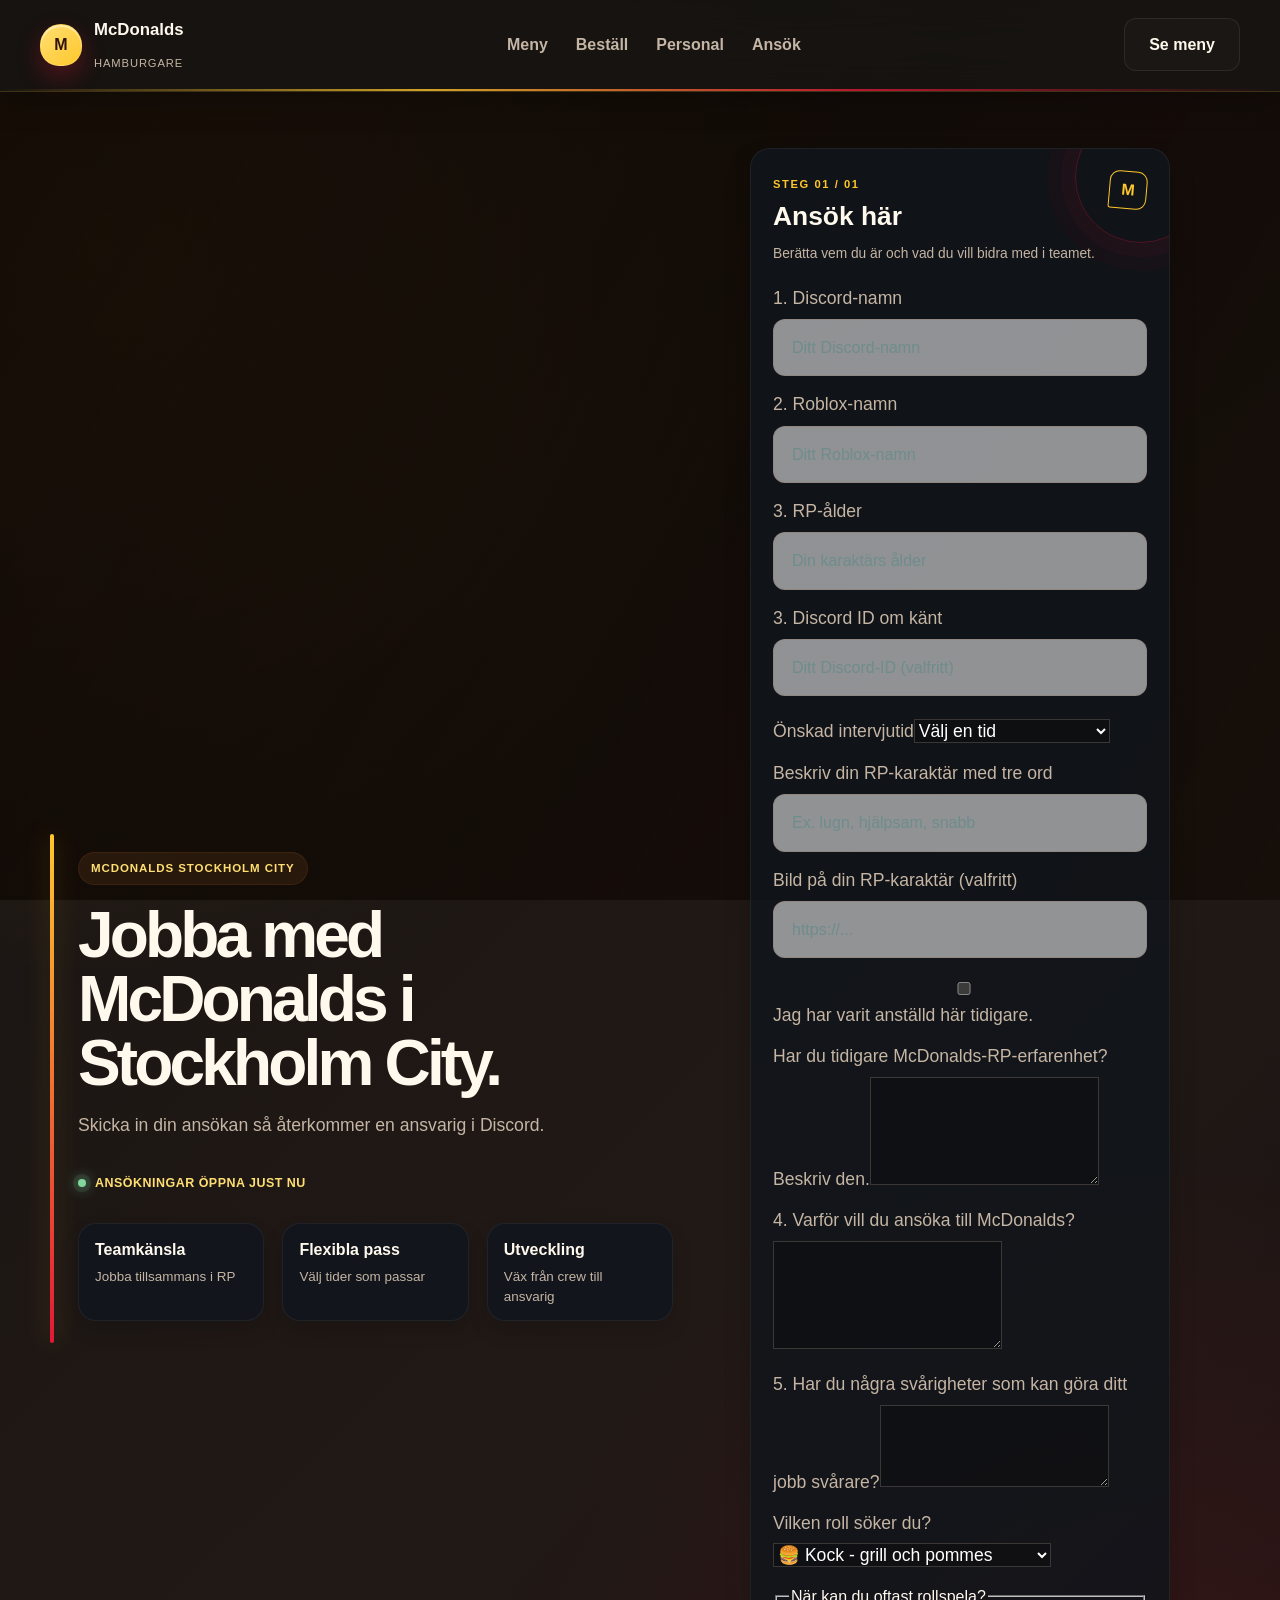
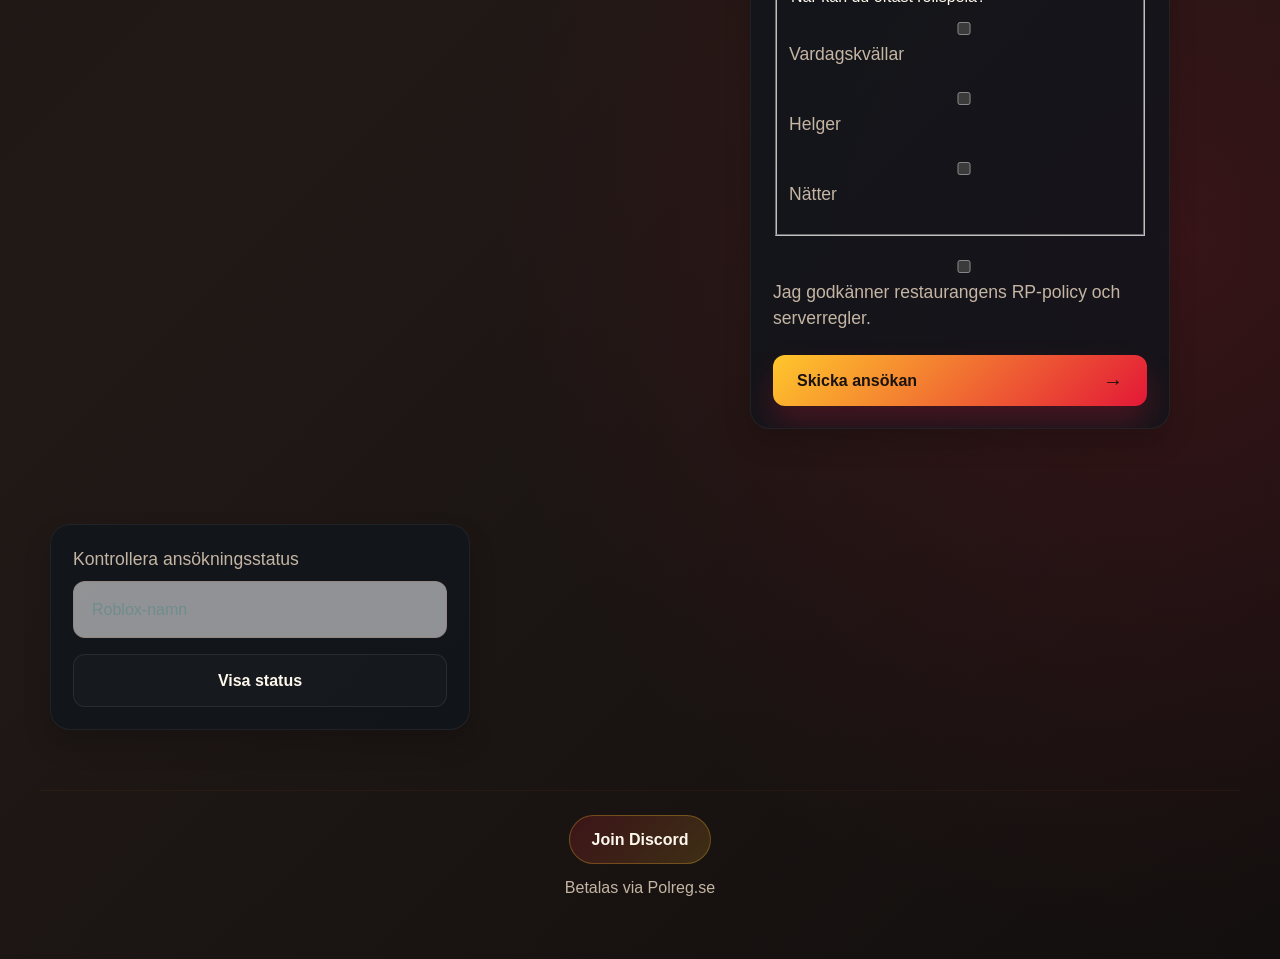
<file: apply.html>
<!DOCTYPE html>
<html lang="sv">
  <head>
    <meta charset="UTF-8" />
    <meta name="viewport" content="width=device-width, initial-scale=1.0" />
    <title>McDonalds Stockholm City | Ansök</title>
    <link rel="stylesheet" href="styles.css" />
  </head>
  <body>
    <div class="backdrop"></div>
    <header class="topbar">
      <div class="container nav-wrap">
        <a class="brand" href="index.html" aria-label="Startsida">
          <span class="brand-mark">M</span>
          <div><strong>McDonalds</strong><small>Hamburgare</small></div>
        </a>
        <nav class="main-nav">
          <a href="menu.html">Meny</a>
          <a href="menu.html#order">Beställ</a>
          <a href="staff.html">Personal</a>
          <a href="apply.html">Ansök</a>
        </nav>
        <a class="nav-button" href="menu.html">Se meny</a>
      </div>
    </header>

    <main>
      <section class="portal-shell application-layout">
        <div class="application-intro">
          <span class="eyebrow">McDonalds Stockholm City</span>
          <h1>Jobba med McDonalds i Stockholm City.</h1>
          <p>Skicka in din ansökan så återkommer en ansvarig i Discord.</p>
          <div class="application-signal"><span></span> Ansökningar öppna just nu</div>
          <div class="feature-list">
            <div><strong>Teamkänsla</strong><span>Jobba tillsammans i RP</span></div>
            <div><strong>Flexibla pass</strong><span>Välj tider som passar</span></div>
            <div><strong>Utveckling</strong><span>Väx från crew till ansvarig</span></div>
          </div>
        </div>
        <form id="applicationForm" class="login-card application-form">
          <div class="application-form-header">
            <div>
              <span class="form-kicker">Steg 01 / 01</span>
              <h2>Ansök här</h2>
            </div>
            <span class="form-mark">M</span>
          </div>
          <p class="application-form-intro">Berätta vem du är och vad du vill bidra med i teamet.</p>
          <label>1. Discord-namn<input id="appDiscord" required pattern="^.{2,32}#[0-9]{4}$|^@?[A-Za-z0-9_.-]{2,32}$" title="Skriv ett giltigt Discord-namn, till exempel namn eller namn#1234." placeholder="Ditt Discord-namn" /></label>
          <label>2. Roblox-namn<input id="appName" required placeholder="Ditt Roblox-namn" /></label>
          <label>3. RP-ålder<input id="appAge" type="number" min="13" max="100" required placeholder="Din karaktärs ålder" /></label>
          <label>3. Discord ID om känt<input id="appDiscordId" placeholder="Ditt Discord-ID (valfritt)" /></label>
          <label>Önskad intervjutid<select id="appInterviewTime" required><option value="">Välj en tid</option><option>Vardagar 18:00–19:00</option><option>Vardagar 19:00–20:00</option><option>Helger 15:00–17:00</option><option>Jag är flexibel</option></select></label>
          <label>Beskriv din RP-karaktär med tre ord<input id="appCharacter" required maxlength="80" placeholder="Ex. lugn, hjälpsam, snabb" /></label>
          <label>Bild på din RP-karaktär (valfritt)<input id="appCharacterImage" type="url" placeholder="https://..." /></label>
          <label class="checkbox-label"><input id="appPreviousEmployee" type="checkbox" /> Jag har varit anställd här tidigare.</label>
          <label>Har du tidigare McDonalds-RP-erfarenhet? Beskriv den.<textarea id="appExperience" rows="4" required></textarea></label>
          <label>4. Varför vill du ansöka till McDonalds?<textarea id="appWhy" rows="4" required></textarea></label>
          <label>5. Har du några svårigheter som kan göra ditt jobb svårare?<textarea id="appDifficulties" rows="3" required></textarea></label>
          <label>Vilken roll söker du?<select id="appRole"><option value="Kock">🍔 Kock - grill och pommes</option><option value="Kassör">🧋 Kassör - drive-thru och kassa</option><option value="Lageransvarig">📦 Lageransvarig - ingredienser</option></select></label>
          <fieldset><legend>När kan du oftast rollspela?</legend><label class="checkbox-label"><input name="appAvailability" value="Vardagskvällar" type="checkbox" /> Vardagskvällar</label><label class="checkbox-label"><input name="appAvailability" value="Helger" type="checkbox" /> Helger</label><label class="checkbox-label"><input name="appAvailability" value="Nätter" type="checkbox" /> Nätter</label></fieldset>
          <label class="checkbox-label"><input id="appPolicy" type="checkbox" required /> Jag godkänner restaurangens RP-policy och serverregler.</label>
          <button class="primary-btn full application-submit" type="submit"><span>Skicka ansökan</span><strong>→</strong></button>
          <p id="applicationStatus" class="login-status hidden" role="status"></p>
        </form>
      </section>
    </main>
    <footer class="footer"><div class="container footer-inner"><a class="discord-link" href="https://discord.gg/stockholmswedenroleplay" target="_blank" rel="noreferrer">Join Discord</a><p>Betalas via Polreg.se</p></div></footer>
    <script>
      document.getElementById('applicationForm').addEventListener('submit', (event) => {
        event.preventDefault();
        const name = document.getElementById('appName').value.trim();
        const previousApplications = JSON.parse(localStorage.getItem('applications') || '[]');
        const denied = previousApplications.find((entry) => entry.name.toLowerCase() === name.toLowerCase() && entry.status === 'Avslagen' && entry.deniedAt);
        if (denied && Date.now() - new Date(denied.deniedAt).getTime() < 7 * 24 * 60 * 60 * 1000) {
          const daysLeft = Math.ceil((7 * 24 * 60 * 60 * 1000 - (Date.now() - new Date(denied.deniedAt).getTime())) / (24 * 60 * 60 * 1000));
          const status = document.getElementById('applicationStatus');
          status.textContent = `Du kan ansöka igen om ${daysLeft} dagar.`;
          status.classList.remove('hidden');
          return;
        }
        const application = {
          name,
          rpAge: document.getElementById('appAge').value,
          discord: document.getElementById('appDiscord').value.trim(),
          discordId: document.getElementById('appDiscordId').value.trim(),
          interviewTime: document.getElementById('appInterviewTime').value,
          character: document.getElementById('appCharacter').value.trim(),
          characterImage: document.getElementById('appCharacterImage').value.trim(),
          previousEmployee: document.getElementById('appPreviousEmployee').checked,
          availability: Array.from(document.querySelectorAll('input[name="appAvailability"]:checked')).map((input) => input.value),
          role: document.getElementById('appRole').value,
          experience: document.getElementById('appExperience').value.trim(),
          why: document.getElementById('appWhy').value.trim(),
          difficulties: document.getElementById('appDifficulties').value.trim(),
          message: document.getElementById('appWhy').value.trim(),
          createdAt: new Date().toISOString(),
          status: 'Ny',
          response: ''
        };
        const applications = JSON.parse(localStorage.getItem('applications') || '[]');
        applications.push(application);
        localStorage.setItem('applications', JSON.stringify(applications));
        const status = document.getElementById('applicationStatus');
        status.textContent = 'Ansökan skickad! En ansvarig kontaktar dig i Discord.';
        status.classList.remove('hidden');
        event.target.reset();
      });

      document.getElementById('applicationForm').insertAdjacentHTML('afterend', '<form id="applicationLookup" class="login-card" style="margin-top: 18px;"><label>Kontrollera ansökningsstatus<input id="lookupName" required placeholder="Roblox-namn" /></label><button class="secondary-btn full" type="submit">Visa status</button><p id="lookupStatus" class="login-status hidden" role="status"></p></form>');
      document.getElementById('applicationLookup').addEventListener('submit', (event) => {
        event.preventDefault();
        const name = document.getElementById('lookupName').value.trim().toLowerCase();
        const application = JSON.parse(localStorage.getItem('applications') || '[]').find((entry) => entry.name.toLowerCase() === name);
        const status = document.getElementById('lookupStatus');
        status.textContent = application ? `Status: ${application.status}` : 'Ingen ansökan hittades för det namnet.';
        status.classList.remove('hidden');
      });
    </script>
  </body>
</html>
</file>
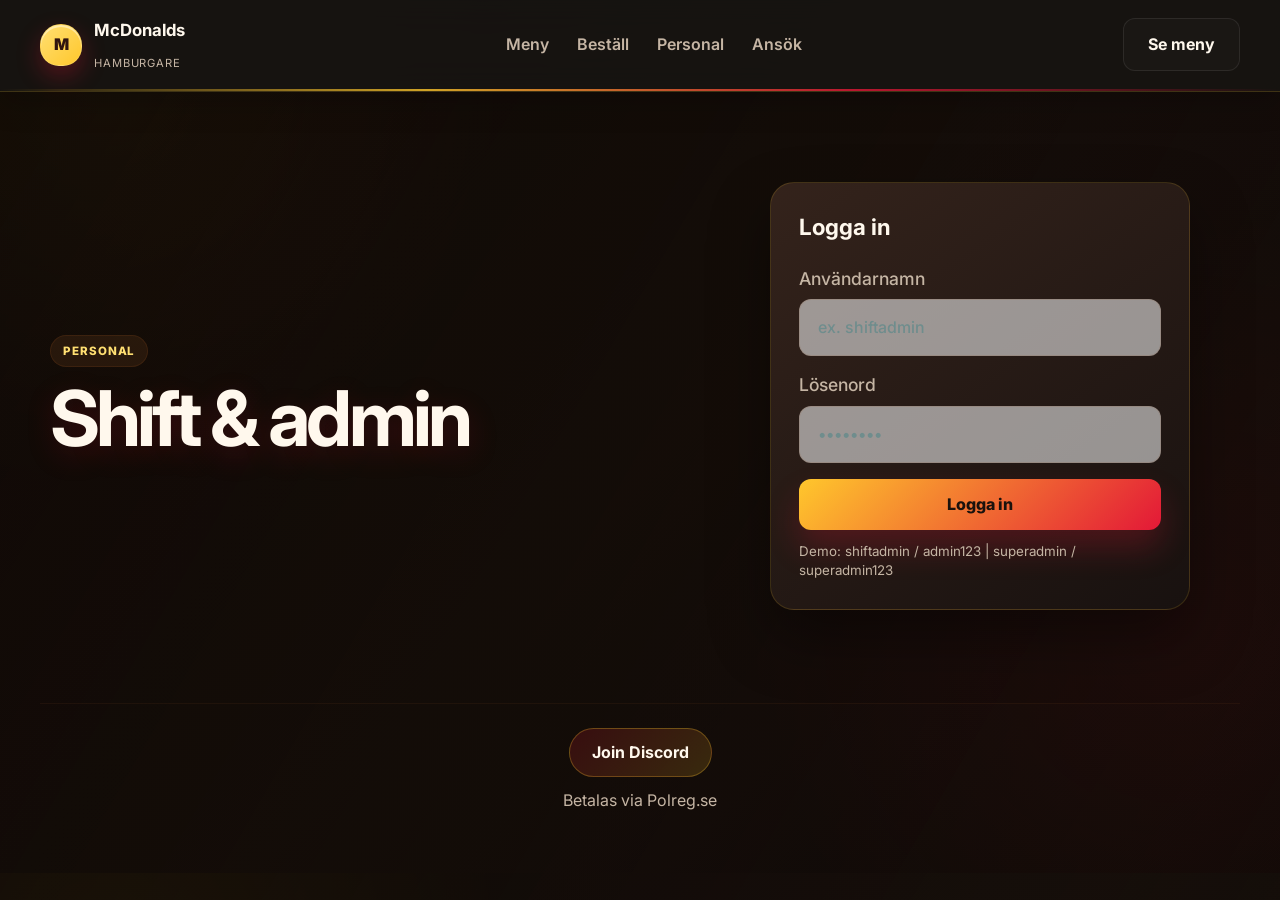
<file: staff.html>
<!DOCTYPE html>
<html lang="sv">
  <head>
    <meta charset="UTF-8" />
    <meta name="viewport" content="width=device-width, initial-scale=1.0" />
    <title>McDonalds Hamburgare | Personal</title>
    <link rel="preconnect" href="https://fonts.googleapis.com" />
    <link rel="preconnect" href="https://fonts.gstatic.com" crossorigin />
    <link href="https://fonts.googleapis.com/css2?family=Inter:wght@400;500;600;700;800;900&display=swap" rel="stylesheet" />
    <link rel="stylesheet" href="styles.css" />
  </head>
  <body>
    <div class="backdrop"></div>

    <header class="topbar">
      <div class="container nav-wrap">
        <a class="brand" href="index.html" aria-label="Startsida">
          <span class="brand-mark">M</span>
          <div>
            <strong>McDonalds</strong>
            <small>Hamburgare</small>
          </div>
        </a>

        <nav class="main-nav">
          <a href="menu.html">Meny</a>
          <a href="menu.html#order">Beställ</a>
          <a href="staff.html">Personal</a>
          <a href="apply.html">Ansök</a>
        </nav>

        <a class="nav-button" href="menu.html">Se meny</a>
      </div>
    </header>

    <main>
      <section class="portal-shell">
        <div id="loginCard" class="auth-panel">
          <div class="section-heading left-align">
            <span class="eyebrow">Personal</span>
            <h2>Shift & admin</h2>
          </div>

          <form id="loginForm" class="login-card full-login" onsubmit="event.preventDefault(); return handleStaffLogin();">
            <h3>Logga in</h3>
            <label>
              Användarnamn
              <input type="text" id="username" placeholder="ex. shiftadmin" required />
            </label>
            <label>
              Lösenord
              <input type="password" id="password" placeholder="••••••••" required />
            </label>
            <p id="loginStatus" class="login-status hidden" role="alert"></p>
            <button type="submit" class="primary-btn full">Logga in</button>
            <small>Demo: shiftadmin / admin123 | superadmin / superadmin123</small>
          </form>
        </div>

        <div id="employeePortal" class="portal hidden portal-full">
          <div class="portal-header">
            <div>
              <span class="eyebrow">Shift Portal</span>
              <h3 id="employeePortalName" style="margin: 0;"></h3>
            </div>
            <button class="ghost-btn" onclick="logoutEmployee();">Logga ut</button>
          </div>
          <div id="employeeNotice" class="info-card" style="margin-bottom: 18px;">Ingen intern information just nu.</div>
          <div id="employeeHandover" class="info-card hidden" style="margin-bottom: 18px;"></div>
          <div class="portal-grid employee-tools">
            <div id="employeeIdCard" class="info-card"></div>
            <div id="employeeStats" class="info-card"></div>
            <div id="employeeWarnings" class="info-card"></div>
            <div class="info-card">
              <h4>Digital handbok</h4>
              <select id="handbookTopic" onchange="renderHandbook();"><option value="drive">Ta emot order i driven</option><option value="break">Regler för pauser</option><option value="dress">Klädkod</option></select>
              <p id="handbookContent"></p>
            </div>
            <div class="info-card">
              <h4>Ledighetansökan</h4>
              <form onsubmit="return requestLeave(event);"><input id="leaveDays" type="number" min="1" max="90" placeholder="Antal dagar" required /><button class="secondary-btn full" type="submit">Ansök om ledighet</button></form>
            </div>
            <div class="info-card">
              <h4>Rapportera tekniskt fel</h4>
              <form onsubmit="return reportTechnicalIssue(event);"><textarea id="issueInput" rows="2" placeholder="Vad fungerar inte?" required></textarea><button class="secondary-btn full" type="submit">Skicka rapport</button></form>
            </div>
            <div class="info-card wide-card"><h4>Medarbetar-topplista</h4><div id="employeeLeaderboard"></div></div>
          </div>
          <div class="portal-grid">
            <div class="admin-card">
              <h4>Mina Shift</h4>
              <label>Station / önskan<select id="employeeStation"><option>Disken (Kassa 1)</option><option>Drive-Thru</option><option>Köket (Grillen/Frityren)</option></select></label>
              <button class="secondary-btn full" onclick="reportLowStock();">🔴 Varna för lågt lager</button>
              <button class="primary-btn full" id="shiftBtn" onclick="toggleShift();">Gå in shift</button>
              <button class="secondary-btn full" id="pauseShiftBtn" onclick="toggleShiftPause();" hidden>Ta rast</button>
              <p id="shiftStatus" style="text-align: center; color: var(--muted); margin-top: 12px;"></p>
            </div>
            <div class="admin-card wide-card">
              <h4>Ordrar</h4>
              <div id="ordersContainer" style="max-height: 400px; overflow-y: auto;">
                <p style="color: var(--muted); text-align: center;">Inga ordrar att ta.</p>
              </div>
            </div>
            <div id="issueReportCard" class="admin-card wide-card" hidden><h4>Tekniska fel från personal</h4><div id="issueReportList" class="admin-orders"></div></div>
          </div>
        </div>

        <div id="staffPortal" class="portal hidden portal-full">
          <div class="portal-header">
            <div>
              <span class="eyebrow">Portal</span>
              <h3>Personalhantering</h3>
            </div>
            <button class="ghost-btn" onclick="logoutAdmin();">Logga ut</button>
          </div>

          <div style="padding: 0 0 18px 0; display: flex; gap: 12px; flex-wrap: wrap;">
            <button type="button" class="danger-btn" id="siteLockButton" onclick="toggleSiteLockdown();" style="flex: 1; min-width: 170px;">🛑 Stäng hemsidan</button>
            <button type="button" class="primary-btn" id="breakfastModeBtn" onclick="toggleBreakfastMode();" style="flex: 1; min-width: 150px;">🌅 Frukostmeny AV</button>
            <button type="button" class="primary-btn" id="restaurantStatusBtn" onclick="toggleRestaurantStatus();" style="flex: 1; min-width: 150px;">🟢 STÄNGD</button>
            <button type="button" class="secondary-btn" onclick="sendMeetingNotice();" style="flex: 1; min-width: 150px;">📢 Personalmöte</button>
            <button type="button" class="secondary-btn" id="sortActivityBtn" onclick="toggleSortByActivity();" style="flex: 1; min-width: 150px;">📊 Sortera aktivitet</button>
          </div>

          <div class="portal-grid">
            <div class="admin-card">
              <h4>Shift Admin</h4>
              <form id="employeeForm" onsubmit="return handleEmployeeFormSubmit(event);">
                <label>
                  Namn
                  <input type="text" id="employeeName" placeholder="Namn" required />
                </label>
                <label>
                  Roll
                  <select id="employeeRole">
                    <option value="Kassör">Kassör</option>
                    <option value="Kock">Kock</option>
                    <option value="Leverans">Leverans</option>
                    <option value="Admin">Admin</option>
                  </select>
                </label>
                <label>
                  Lösenord (Adminen bestämmer)
                  <input type="text" id="employeePassword" placeholder="ex. kassa123" required />
                </label>
                <div class="permission-box">
                  <label><input type="checkbox" checked /> Beställningar</label>
                  <label><input type="checkbox" checked /> Kundservice</label>
                  <label><input type="checkbox" /> Menyredigering</label>
                  <label><input type="checkbox" /> Lönehantering</label>
                </div>
                <button type="submit" class="secondary-btn full">Skapa konto & Lägg till personal</button>
              </form>
              <div style="margin-top: 18px; padding: 14px; background: rgba(255, 199, 44, 0.08); border-radius: 12px; border: 1px solid rgba(255, 199, 44, 0.2);">
                <p style="margin: 0 0 12px 0; font-weight: 600; color: var(--accent);">Skapade konton:</p>
                <label style="margin-bottom: 12px;">
                  Sök personal
                  <input type="text" id="employeeSearchInput" placeholder="Sök efter namn..." style="width: 100%; padding: 8px; border-radius: 6px; border: 1px solid rgba(255,236,204,0.14); background: rgba(0,0,0,0.3); color: #fff; font-size: 0.9rem;" />
                </label>
                <ul id="employeeList" class="list-box" style="margin: 0;"></ul>
                <div class="bulk-tools" style="margin-top: 12px;">
                  <select id="bulkRoleSelect"><option value="Kassör">Kassör</option><option value="Kock">Kock</option><option value="Leverans">Leverans</option><option value="Skiftledare">Skiftledare</option><option value="Admin">Admin</option></select>
                  <button type="button" class="secondary-btn" onclick="applyBulkRole();">Ändra valda roller</button>
                </div>
              </div>
              <div class="info-card" style="margin-top: 14px;"><h5>Uniformsguide</h5><p>Tröja: Roblox-kläd-ID enligt er uniform.<br>Byxor: Roblox-kläd-ID enligt er uniform.<br>Keps: Roblox-kläd-ID enligt er uniform.</p></div>
            </div>

            <div class="admin-card">
              <h4>Intern drift</h4>
              <button class="secondary-btn full" onclick="setMaintenanceWindow();">Ställ in stängtimer</button>
              <div id="stockAlertList" style="margin-top: 12px;"></div>
              <form onsubmit="return saveStaffNotice(event);">
                <label>Anslagstavla<textarea id="staffNoticeInput" rows="3" placeholder="Viktigt för dagens skift..."></textarea></label>
                <button type="submit" class="secondary-btn full">Spara meddelande</button>
              </form>
              <form onsubmit="return addShiftPlan(event);" style="margin-top: 14px;">
                <label>Planerat pass<input id="shiftPlanInput" required placeholder="Fredag 19:00 - Drive-thru" /></label>
                <button type="submit" class="secondary-btn full">Lägg till pass</button>
              </form>
              <ul id="shiftPlanList" class="list-box"></ul>
              <form onsubmit="return saveHandover(event);" style="margin-top: 14px;">
                <label>Överlämning till nästa skift<textarea id="handoverInput" rows="3" placeholder="Lagerstatus, saker att följa upp..." ></textarea></label>
                <button type="submit" class="secondary-btn full">Spara överlämning</button>
              </form>
              <ul id="handoverList" class="list-box"></ul>
            </div>

            <div class="admin-card">
              <h4>Skiftrapporter</h4>
              <form onsubmit="return saveShiftReport(event);">
                <label>Skiftledare anteckningar
                  <textarea id="shiftReportInput" rows="4" placeholder="Sammanfattning från skiftet: t.ex. &quot;Bra service idag, många kunder, Alfred skötte grillen perfekt, lite strul med kassorna vid 19:30&quot;"></textarea>
                </label>
                <button type="submit" class="secondary-btn full">Spara skiftrapport</button>
              </form>
              <div style="margin-top: 14px;">
                <p style="font-weight: 600; font-size: 0.9rem; color: var(--muted);">Senaste rapporter:</p>
                <ul id="shiftReportList" class="list-box" style="max-height: 300px; overflow-y: auto;"></ul>
              </div>
            </div>

            <div class="admin-card wide-card overview-card">
              <div class="card-heading-row">
                <div>
                  <span class="eyebrow">Översikt</span>
                  <h4>Kontrollpanel</h4>
                </div>
                <span class="live-status"><span></span> Live</span>
              </div>
              <div class="overview-stats">
                <div><strong id="employeeCount">0</strong><span>Personal</span></div>
                <div><strong id="orderCount">0</strong><span>Öppna ordrar</span></div>
                <div><strong id="revenueTotal">0 kr</strong><span>Ordervärde</span></div>
              </div>
              <div class="overview-orders">
                <div class="card-heading-row"><h5>Alla ordrar</h5><span id="overviewUpdated">Uppdateras automatiskt</span></div>
                <div id="adminOrdersContainer" class="admin-orders"><p class="empty-state">Inga ordrar ännu.</p></div>
              </div>
            </div>

            <div class="admin-card wide-card workforce-card">
              <div class="card-heading-row"><div><span class="eyebrow">Personal</span><h4>Veckans arbetare</h4></div><span class="live-status"><span></span> Uppdaterad</span></div>
              <div id="weeklyWorker" class="weekly-worker"><p class="empty-state">Ingen aktivitet registrerad ännu.</p></div>
              <div class="warning-tools">
                <label>Välj personal<select id="warningEmployeeSelect"></select></label>
                <button type="button" class="danger-btn" id="addWarningBtn" onclick="addServiceWarning();">Ge tjänstevarning</button>
                <button type="button" class="danger-btn" onclick="addBulkServiceWarning();">Ge varning till valda</button>
                <button type="button" class="secondary-btn" id="addInactiveBtn" onclick="addInactivePass();">Registrera inaktivt pass</button>
              </div>
              <div id="warningList" class="warning-list"></div>
              <form onsubmit="return voteWeeklyWorker(event);" style="margin-top: 14px;">
                <label>Rösta på Veckans arbetare<select id="weeklyWorkerSelect"></select></label>
                <button type="submit" class="secondary-btn">Rösta</button>
              </form>
            </div>

            <div class="admin-card wide-card">
              <h4>Kassakvitto-arkiv</h4>
              <input id="receiptSearchInput" placeholder="Sök ordernummer..." oninput="renderReceiptArchive();" />
              <div id="receiptArchiveList" class="admin-orders"></div>
            </div>

            <div class="admin-card wide-card shifts-card">
              <div class="card-heading-row"><div><span class="eyebrow">Shift Admin</span><h4>Shiftledartavla</h4></div><span id="activeShiftCount" class="live-status"><span></span> 0 aktiva</span></div>
              <p class="location-help">Se alla pass och justera timmar, minuter eller sekunder.</p>
              <div id="shiftBoard" class="shift-board"><p class="empty-state">Inga shiftar registrerade ännu.</p></div>
            </div>

            <div class="admin-card wide-card">
              <div class="card-heading-row"><div><span class="eyebrow">Live</span><h4>I tjänst nu</h4></div><span class="live-status"><span></span> Uppdateras live</span></div>
              <div id="onDutyBoard" class="shift-board"><p class="empty-state">Ingen personal är i tjänst.</p></div>
            </div>

            <div class="admin-card wide-card applications-card">
              <div class="card-heading-row"><div><span class="eyebrow">Rekrytering</span><h4>Inkomna ansökningar</h4></div><span id="applicationCount">0 nya</span></div>
              <input id="applicationSearchInput" placeholder="Sök tidigare ansökan på Discord-namn..." oninput="renderApplications();" />
              <div id="applicationsContainer" class="applications-list"><p class="empty-state">Inga ansökningar ännu.</p></div>
              <div class="approved-applications">
                <div class="card-heading-row"><h5>Godkända ansökningar</h5><span id="approvedApplicationCount">0</span></div>
                <div id="approvedApplicationsContainer" class="applications-list"><p class="empty-state">Inga godkända ännu.</p></div>
              </div>
            </div>

            <div class="admin-card">
              <h4>Super-Admin</h4>
              <form id="superAdminForm" onsubmit="return handleSuperAdminFormSubmit();">
                <label>
                  Välj personal
                  <select id="superAdminSelect">
                    <option value="Sam">Sam</option>
                    <option value="Lisa">Lisa</option>
                    <option value="Theo">Theo</option>
                  </select>
                </label>
                <label>
                  Ge behörighet
                  <select id="adminPermission">
                    <option value="Shift Admin">Shift Admin</option>
                    <option value="Admin">Admin</option>
                    <option value="Super-Admin" class="super-admin-option" style="display: none;">Super-Admin</option>
                  </select>
                </label>
                <button type="submit" class="secondary-btn full">Uppdatera behörighet</button>
              </form>
              <ul id="adminList" class="list-box"></ul>
            </div>

            <div id="masterLogCard" class="admin-card wide-card" hidden>
              <h4>Master Log</h4>
              <div id="managerStats"></div>
              <ul id="masterLogList" class="list-box"></ul>
            </div>

            <div class="admin-card wide-card">
              <h4>Menyskapare</h4>
              <form id="menuForm" onsubmit="
                event.preventDefault();
                const name = document.getElementById('menuName')?.value?.trim();
                const price = document.getElementById('menuPrice')?.value;
                const category = document.getElementById('menuCategory')?.value;
                const emoji = document.getElementById('menuEmoji')?.value?.trim();
                const desc = document.getElementById('menuDesc')?.value?.trim();
                const ingredients = document.getElementById('menuIngredients')?.value?.trim() || '';
                const allergens = document.getElementById('menuAllergens')?.value?.trim() || '';
                const calories = document.getElementById('menuCalories')?.value?.trim() || '';
                const isBreakfast = document.getElementById('menuBreakfast')?.checked || false;
                const favorite = document.getElementById('menuFavorite')?.checked || false;
                const staffOnly = document.getElementById('menuStaffOnly')?.checked || false;
                if (name && price && category && emoji && desc) {
                  if (typeof menuItems !== 'undefined' && typeof renderMenu !== 'undefined') {
                    const newId = (menuItems.length > 0 ? Math.max(...menuItems.map(m => m.id || 0)) : 0) + 1;
                    menuItems.push({ id: newId, name: name, price: parseFloat(price), category: category, emoji: emoji, description: desc, ingredients: ingredients, allergens: allergens, calories: calories, isBreakfast: isBreakfast, favorite: favorite, seasonal: document.getElementById('menuSeasonal')?.checked || false, limitedUntil: document.getElementById('menuLimitedUntil')?.value || '', staffOnly: staffOnly, archived: false });
                    localStorage.setItem('menuItems', JSON.stringify(menuItems));
                    renderMenu();
                    document.getElementById('menuForm').reset();
                    alert('Maträtt tillagd!');
                  }
                } else {
                  alert('Fyll i alla fält!');
                }
              ">
                <div class="split-fields">
                  <label>
                    Maträtt
                    <input type="text" id="menuName" placeholder="Tex. BBQ Burger" required />
                  </label>
                  <label>
                    Pris
                    <input type="number" min="1" id="menuPrice" placeholder="129" required />
                  </label>
                </div>
                <div class="split-fields">
                  <label>
                    Kategori
                    <select id="menuCategory" required>
                      <option value="Burgers">Burgers</option>
                      <option value="Drinks">Drinks</option>
                      <option value="Fries">Fries</option>
                      <option value="Sides">Sides</option>
                      <option value="Desserts">Desserts</option>
                      <option value="Extras">Extras</option>
                    </select>
                  </label>
                  <label>
                    Emoji
                    <input type="text" id="menuEmoji" placeholder="🍔" value="🍔" maxlength="2" required />
                  </label>
                </div>
                <label>
                  Beskrivning
                  <textarea id="menuDesc" rows="3" placeholder="Beskrivning..." required></textarea>
                </label>
                <label>Ingredienser (valfritt)<textarea id="menuIngredients" rows="2" placeholder="1x bröd, 2x kött, 2x ost"></textarea></label>
                <label>Allergener (valfritt)<input id="menuAllergens" placeholder="Gluten, Laktos, Nötter" /></label>
                <label>Kalorier (valfritt)<input id="menuCalories" placeholder="Ex. 350 kcal" /></label>
                <label class="checkbox-label"><input id="menuFavorite" type="checkbox" /> Anställdas favorit</label>
                <label class="checkbox-label"><input id="menuBreakfast" type="checkbox" /> 🌅 Frukostmeny</label>
                <label class="checkbox-label"><input id="menuStaffOnly" type="checkbox" /> 👤 Endast personal (dölj från meny)</label>
                <label>
                  Limited Edition till (valfritt)
                  <input type="datetime-local" id="menuLimitedUntil" />
                </label>
                <label class="checkbox-label"><input id="menuSeasonal" type="checkbox" /> Tidsbegränsad meny</label>
                <label>
                  Bild på maträtten
                  <input type="file" id="menuImage" accept="image/png,image/jpeg,image/webp" />
                  <small>Valfritt. Bilden visas på menyn.</small>
                </label>
                <button type="submit" class="primary-btn full">Lägg till i meny</button>
              </form>
              <ul id="menuEditorList" class="list-box"></ul>
            </div>

            <div class="admin-card wide-card">
              <h4>Tillbehör & Extras (Add-ons)</h4>
              <p style="font-size: 0.9rem; color: var(--muted); margin: 0 0 14px 0;">Hantera tillbehör som kunder och personal kan lägga till på sin beställning (t.ex. Extra dippsås, Plusmeny, Extra ostskiva).</p>
              <form onsubmit="return addAddon(event);">
                <div class="split-fields">
                  <label>
                    Tillbehörsnamn
                    <input type="text" id="addonName" placeholder="Ex. Extra dippsås" required />
                  </label>
                  <label>
                    Pris
                    <input type="number" min="0" id="addonPrice" placeholder="10" required />
                  </label>
                </div>
                <label>
                  Emoji
                  <input type="text" id="addonEmoji" placeholder="🟡" value="🟡" maxlength="2" required />
                </label>
                <label class="checkbox-label">
                  <input id="addonPopular" type="checkbox" /> Populärt tillbehör
                </label>
                <button type="submit" class="secondary-btn full">Lägg till tillbehör</button>
              </form>
              <div style="margin-top: 14px;">
                <p style="font-weight: 600; font-size: 0.9rem; color: var(--accent); margin-bottom: 8px;">Tillgängliga tillbehör:</p>
                <ul id="addonList" class="list-box" style="margin: 0;"></ul>
              </div>
            </div>

            <div class="admin-card wide-card">
              <div class="card-heading-row"><div><span class="eyebrow">Planering</span><h4>Eventkalender</h4></div><span class="live-status"><span></span> Synkas live</span></div>
              <form id="eventForm">
                <div class="split-fields">
                  <label>Event<input id="eventName" required placeholder="Bilträff på parkeringen" /></label>
                  <label>Tid<input id="eventTime" type="datetime-local" required /></label>
                </div>
                <label>Beskrivning<textarea id="eventDescription" rows="3" required placeholder="Skriv vad som händer..."></textarea></label>
                <label>Samarbete/sponsor (valfritt)<input id="eventSponsor" placeholder="Polisen / DOT" /></label>
                <label>Vädertema<select id="eventWeather"><option value="">Ingen</option><option value="sun">Sol</option><option value="rain">Regn</option><option value="snow">Snö</option></select></label>
                <button type="submit" class="primary-btn full">Lägg till event</button>
              </form>
              <ul id="eventEditorList" class="list-box"></ul>
            </div>

            <div class="admin-card wide-card">
              <h4>Aktuellt – Dagens erbjudande</h4>
              <form id="specialForm" onsubmit="
                event.preventDefault();
                const newText = document.getElementById('specialText')?.value?.trim();
                const specialUntil = document.getElementById('specialUntil')?.value || '';
                if (newText) {
                  const dispEl = document.getElementById('currentSpecialDisplay');
                  if (dispEl) dispEl.textContent = newText;
                  localStorage.setItem('specialOffer', newText);
                  localStorage.setItem('specialOfferUntil', specialUntil);
                  alert('Aktuellt erbjudande uppdaterat!');
                  document.getElementById('specialForm').reset();
                } else {
                  alert('Skriv något först!');
                }
              ">
                <label>
                  Vad är aktuellt idag?
                  <textarea id="specialText" rows="3" placeholder="Skriv dagens erbjudande..." required></textarea>
                </label>
                <label>Erbjudandet gäller till (valfritt)<input id="specialUntil" type="datetime-local" /></label>
                <button type="submit" class="primary-btn full">Uppdatera erbjudande</button>
              </form>
              <div style="margin-top: 18px; padding: 14px; background: rgba(255, 123, 44, 0.1); border-radius: 12px; border: 1px solid rgba(255, 123, 44, 0.2);">
                <p style="margin: 0 0 8px 0; font-weight: 600; color: var(--accent);">Aktuellt nu:</p>
                <p id="currentSpecialDisplay" style="margin: 0; color: var(--muted); font-style: italic;"></p>
              </div>
              <form id="happyMealForm" onsubmit="return saveHappyMealToy(event);" style="margin-top: 18px;">
                <label>Dagens Happy Meal-leksak<input id="happyMealToyInput" maxlength="80" placeholder="Mini-sportbil" /></label>
                <button type="submit" class="secondary-btn full">Uppdatera leksak</button>
              </form>
            </div>
          </div>
        </div>
      </section>
    </main>

    <footer class="footer">
      <div class="container footer-inner">
        <a class="discord-link" href="https://discord.gg/stockholmswedenroleplay" target="_blank" rel="noreferrer">Join Discord</a>
        <p>Betalas via Polreg.se</p>
      </div>
    </footer>
    <script src="script.js"></script>
    <script>
      function handleEmployeeFormSubmit(event) {
        if (event) event.preventDefault();
        
        const nameEl = document.getElementById('employeeName');
        const roleEl = document.getElementById('employeeRole');
        const passwordEl = document.getElementById('employeePassword');
        
        if (!nameEl || !roleEl || !passwordEl) {
          console.error('Form elements not found');
          return false;
        }
        
        const name = nameEl.value.trim();
        const role = roleEl.value;
        const password = passwordEl.value.trim();
        
        if (!name || !password) {
          alert('Fyll i namn och lösenord!');
          return false;
        }
        
        const username = name.toLowerCase().replace(/[^a-z0-9åäö]/gi, '');

        if (!username || employees.some(employee => employee.username.toLowerCase() === username.toLowerCase())) {
          alert('Det användarnamnet finns redan!');
          return false;
        }
        
        const newEmployee = {
          username: username,
          password: password,
          name: name,
          role: role,
          warnings: [],
          inactivePasses: 0,
          hiredAt: new Date().toISOString(),
          probationUntil: new Date(Date.now() + 7 * 24 * 60 * 60 * 1000).toISOString()
        };
        
        if (typeof employees === 'undefined') {
          window.employees = [];
        }
        employees.push(newEmployee);
        if (typeof saveEmployees === 'function') {
          saveEmployees(employees);
        }
        
        renderEmployeeList();
        renderAdminOverview();
        renderWorkforce();
        
        document.getElementById('employeeForm').reset();
        alert('Konto skapat! Användarnamn: ' + username);
        return false;
      }
      
      function handleSuperAdminFormSubmit(event) {
        if (event) event.preventDefault();
        
        // Get the current admin role
        const adminRole = window.currentAdminRole || 'Admin';
        
        // Only Super-Admin or Owner can assign Super-Admin role
        const permissionEl = document.getElementById('adminPermission');
        if (permissionEl && permissionEl.value === 'Super-Admin') {
          if (adminRole !== 'Super-Admin' && adminRole !== 'Owner') {
            alert('Endast Super-Admin kan ge Super-Admin behörighet!');
            return false;
          }
        }
        
        const personEl = document.getElementById('superAdminSelect');
        
        if (!personEl || !permissionEl) return false;
        
        const person = personEl.value;
        const permission = permissionEl.value;
        
        const adminList = document.getElementById('adminList');
        if (adminList) {
          const item = document.createElement('li');
          item.textContent = person + ' • ' + permission;
          adminList.appendChild(item);
        }
        
        document.getElementById('superAdminForm').reset();
        alert('Behörighet uppdaterad för ' + person + ' till ' + permission);
        return false;
      }
    </script>
  </body>
</html>
</file>
<file: styles.css>
:root {
  --bg: #171412;
  --bg-soft: #241c18;
  --panel: #2b211d;
  --panel-strong: #3a2921;
  --line: rgba(255, 236, 204, 0.14);
  --text: #fff8ed;
  --muted: #c5b5a4;
  --accent: #ffc72c;
  --accent-2: #e31837;
  --accent-3: #ffdf72;
  --brown: #f7d9b9;
  --green: #83d69b;
  --cream: #fff7ea;
  --danger: #ff6f6f;
  --shadow: 0 28px 60px rgba(0, 0, 0, 0.38);
  --glow-soft: 0 18px 32px rgba(227, 24, 55, 0.24);
}

* {
  box-sizing: border-box;
}

html {
  scroll-behavior: smooth;
  color-scheme: dark;
}

body {
  margin: 0;
  font-family: "Inter", -apple-system, BlinkMacSystemFont, "Segoe UI", sans-serif;
  background:
    radial-gradient(circle at 12% 8%, rgba(255, 199, 44, 0.14), transparent 26%),
    radial-gradient(circle at 88% 84%, rgba(227, 24, 55, 0.14), transparent 32%),
    var(--bg);
  color: var(--text);
  overflow-x: hidden;
  position: relative;
  line-height: 1.45;
}

body.lock-page-body {
  min-height: 100vh;
  display: grid;
  place-items: center;
  background:
    radial-gradient(circle at top, rgba(255, 199, 44, 0.12), transparent 30%),
    linear-gradient(135deg, #120d0d 0%, #171412 52%, #1d1715 100%);
}

.lock-page {
  width: min(92vw, 560px);
  padding: 32px;
  border: 1px solid rgba(255, 199, 44, 0.22);
  border-radius: 22px;
  background: rgba(28, 20, 17, 0.96);
  box-shadow: var(--shadow);
}

.lock-page .lock-eyebrow {
  margin: 0 0 10px;
  color: var(--accent);
  font-weight: 900;
  letter-spacing: 0.18em;
  text-transform: uppercase;
  font-size: 0.78rem;
}

.lock-page h1 {
  margin: 0 0 12px;
  font-size: clamp(2.1rem, 4vw, 3.2rem);
  line-height: 1.1;
}

.lock-page p {
  color: var(--muted);
  margin: 0 0 18px;
}

.lock-page form {
  display: grid;
  gap: 14px;
}

.lock-page label {
  display: grid;
  gap: 8px;
  color: var(--text);
  font-weight: 700;
}

.lock-page input {
  width: 100%;
  padding: 14px 16px;
  border: 1px solid rgba(255, 236, 204, 0.16);
  border-radius: 12px;
  background: rgba(10, 10, 10, 0.4);
  color: var(--text);
  font-size: 1rem;
}

.lock-page button {
  width: 100%;
  border: none;
  border-radius: 12px;
  padding: 14px 18px;
  background: linear-gradient(135deg, var(--accent), #ffb703);
  color: #1d130d;
  font-weight: 900;
  cursor: pointer;
}

.lock-page .login-status {
  margin-top: 12px;
  color: #ffdb7f;
}

::selection {
  background: var(--accent);
  color: #30140f;
}

img {
  max-width: 100%;
  display: block;
}

a {
  color: inherit;
  text-decoration: none;
}

  .application-layout {
    display: grid;
    grid-template-columns: minmax(0, 1fr) minmax(340px, 480px);
    gap: clamp(28px, 6vw, 92px);
    align-items: center;
    min-height: 72vh;
  }

  .application-intro {
    position: relative;
    padding: 18px 0 22px 28px;
  }

  .application-intro::before {
    position: absolute;
    top: 0;
    bottom: 0;
    left: 0;
    width: 4px;
    border-radius: 4px;
    background: linear-gradient(180deg, var(--accent), var(--accent-2));
    content: '';
    box-shadow: 0 0 24px rgba(255, 199, 44, 0.3);
  }

  .application-intro h1 {
    max-width: 680px;
    margin: 18px 0;
    font-size: clamp(2.7rem, 5vw, 5rem);
    line-height: 1;
    letter-spacing: -0.06em;
  }

  .application-intro > p {
    max-width: 520px;
    color: var(--muted);
    font-size: 1.1rem;
  }

  .application-signal {
    display: inline-flex;
    align-items: center;
    gap: 9px;
    margin-top: 18px;
    color: var(--accent-3);
    font-size: 0.78rem;
    font-weight: 800;
    letter-spacing: 0.04em;
    text-transform: uppercase;
  }

  .application-signal span {
    width: 8px;
    height: 8px;
    border-radius: 50%;
    background: var(--green);
    box-shadow: 0 0 0 5px rgba(131, 214, 155, 0.1), 0 0 14px var(--green);
  }

  .application-form {
    position: relative;
    max-width: none;
    margin: 0;
    padding: 28px;
    overflow: hidden;
    border: 1px solid rgba(255, 199, 44, 0.26);
    background:
      linear-gradient(135deg, rgba(255, 199, 44, 0.08), transparent 34%),
      linear-gradient(180deg, rgba(45, 33, 27, 0.98), rgba(24, 20, 18, 0.98));
    box-shadow: 0 24px 60px rgba(0, 0, 0, 0.36), 0 0 0 1px rgba(255, 255, 255, 0.03) inset;
  }

  .application-form::after {
    position: absolute;
    top: -38px;
    right: -38px;
    width: 130px;
    height: 130px;
    border: 1px solid rgba(227, 24, 55, 0.3);
    border-radius: 50%;
    content: '';
    box-shadow: 0 0 0 14px rgba(227, 24, 55, 0.04), 0 0 0 28px rgba(227, 24, 55, 0.03);
  }

  .application-form-header {
    display: flex;
    align-items: flex-start;
    justify-content: space-between;
    gap: 16px;
    margin-bottom: 8px;
  }

  .application-form-header h2 {
    margin: 3px 0 0;
    font-size: 1.65rem;
  }

  .form-kicker {
    color: var(--accent);
    font-size: 0.7rem;
    font-weight: 900;
    letter-spacing: 0.14em;
    text-transform: uppercase;
  }

  .form-mark {
    display: grid;
    width: 38px;
    height: 38px;
    place-items: center;
    border: 1px solid var(--accent);
    border-radius: 10px 10px 10px 2px;
    color: var(--accent);
    font-weight: 900;
    transform: rotate(5deg);
  }

  .application-form-intro {
    margin: 0 0 22px;
    color: var(--muted);
    font-size: 0.86rem;
  }

  .application-form > label {
    display: block;
    margin-top: 16px;
    color: var(--text);
    font-size: 0.8rem;
    font-weight: 800;
  }

  .application-form input,
  .application-form textarea,
  .application-form select {
    margin-top: 7px;
    border-color: rgba(255, 236, 204, 0.18);
    background: rgba(12, 12, 12, 0.48);
  }

  .application-form input:focus,
  .application-form textarea:focus,
  .application-form select:focus {
    border-color: var(--accent);
    box-shadow: 0 0 0 3px rgba(255, 199, 44, 0.12);
  }

  .application-submit {
    display: flex;
    align-items: center;
    justify-content: space-between;
    margin-top: 24px;
    padding: 13px 16px;
  }

  .application-submit strong {
    font-size: 1.25rem;
    line-height: 1;
  }
  }

  .applications-list {
    display: grid;
    gap: 10px;
    margin-top: 16px;
  }

  .application-row {
    display: flex;
    justify-content: space-between;
    gap: 14px;
    padding: 14px;
    border: 1px solid var(--line);
    border-radius: 12px;
    background: rgba(4, 14, 20, 0.4);
  }

  .application-row strong,
  .application-row span,
  .application-row p {
    display: block;
  }

  .application-row span,
  .application-row p {
    margin: 4px 0 0;
    color: var(--muted);
    font-size: 0.82rem;
  }

  .application-row p {
    max-width: 650px;
    line-height: 1.5;
  }

  .application-actions {
    display: flex;
    flex-direction: column;
    gap: 8px;
    flex-shrink: 0;
  }

  .application-actions button {
    min-width: 126px;
    padding: 9px 12px;
    font-size: 0.8rem;
  }

  .application-actions .primary-btn {
    color: #30140f;
  }

  .approved-applications {
    margin-top: 24px;
    padding-top: 20px;
    border-top: 1px solid var(--line);
  }

  .application-approved-label {
    align-self: center;
    color: var(--green) !important;
    font-size: 0.8rem;
    font-weight: 800;
  }

  .approved-row {
    border-left: 3px solid var(--green);
  }

  .application-response {
    margin-top: 10px;
    padding: 10px 12px;
    border-left: 3px solid var(--green);
    background: rgba(131, 214, 155, 0.1);
    color: var(--green);
    font-size: 0.86rem;
  }

  .applications-card > .card-heading-row > span:last-child {
    color: var(--accent);
    font-size: 0.8rem;
    font-weight: 700;
  }

button,
input,
textarea,
select {
  font: inherit;
}

.weekly-worker {
  margin: 16px 0;
  padding: 18px;
  border: 1px solid rgba(255, 199, 44, 0.24);
  border-radius: 12px;
  background: linear-gradient(135deg, rgba(255, 199, 44, 0.13), rgba(227, 24, 55, 0.1));
}

.weekly-worker strong,
.weekly-worker span {
  display: block;
}

.weekly-worker strong {
  color: var(--accent);
  font-size: 1.35rem;
}

.weekly-worker span {
  margin-top: 4px;
  color: var(--muted);
  font-size: 0.85rem;
}

.warning-tools {
  display: grid;
  grid-template-columns: 1fr auto auto;
  align-items: end;
  gap: 10px;
}

.warning-tools label {
  margin-bottom: 0;
}

.warning-tools button {
  padding: 12px 14px;
  font-size: 0.82rem;
}

.warning-list {
  display: grid;
  gap: 8px;
  margin-top: 14px;
}

.warning-row {
  display: flex;
  justify-content: space-between;
  gap: 14px;
  padding: 11px 13px;
  border-left: 3px solid var(--green);
  background: rgba(4, 14, 20, 0.4);
}

.warning-row strong,
.warning-row span,
.warning-row small {
  display: block;
}

.warning-row span,
.warning-row small {
  margin-top: 3px;
  color: var(--muted);
  font-size: 0.78rem;
}

.warning-row small {
  max-width: 45%;
  text-align: right;
}

.warning-row.inactive-warning {
  border-left-color: var(--danger);
  background: rgba(227, 24, 55, 0.12);
}

.shift-board {
  display: grid;
  gap: 9px;
  margin-top: 14px;
}

.shift-row {
  display: grid;
  grid-template-columns: minmax(0, 1fr) auto auto;
  align-items: center;
  gap: 16px;
  padding: 14px;
  border: 1px solid var(--line);
  border-radius: 12px;
  background: rgba(4, 14, 20, 0.42);
}

.shift-row.shift-active {
  border-color: rgba(131, 214, 155, 0.38);
  box-shadow: inset 3px 0 var(--green);
}

.shift-row strong,
.shift-row span {
  display: block;
}

.shift-row span {
  margin-top: 4px;
  color: var(--muted);
  font-size: 0.78rem;
}

.shift-duration {
  min-width: 150px;
  text-align: right;
}

.shift-duration strong {
  color: var(--accent);
  font-size: 0.9rem;
}

.shift-actions {
  display: flex;
  gap: 8px;
}

.shift-actions button {
  padding: 8px 10px;
  font-size: 0.78rem;
}

.container {
  width: min(1200px, calc(100% - 32px));
  margin: 0 auto;
}

.page-bg {
  position: fixed;
  inset: 0;
  background-image: url('https://images.unsplash.com/photo-1550547660-d9450f859349?auto=format&fit=crop&w=1800&q=80');
  background-size: cover;
  background-position: center;
  filter: saturate(0.8) brightness(0.35) contrast(1.1);
  opacity: 0.9;
  z-index: 0;
}

.backdrop {
  position: fixed;
  inset: 0;
  background:
    linear-gradient(120deg, rgba(24, 16, 11, 0.82), rgba(24, 16, 11, 0.58)),
    url('https://images.unsplash.com/photo-1568901346375-23c9450c58cd?auto=format&fit=crop&w=2000&q=85') center / cover;
  filter: saturate(0.82) contrast(1.08);
  pointer-events: none;
  z-index: 0;
}

main,
header,
footer {
  position: relative;
  z-index: 1;
}

.topbar {
  position: sticky;
  top: 0;
  z-index: 50;
  backdrop-filter: blur(18px) saturate(1.5);
  background: rgba(9, 19, 27, 0.86);
  border-bottom: 1px solid var(--line);
  box-shadow: 0 12px 28px rgba(0, 0, 0, 0.18);
}

.topbar::after {
  content: "";
  display: block;
  height: 2px;
  background: linear-gradient(90deg, transparent, var(--accent), var(--accent-2), transparent);
  opacity: 0.8;
}

.nav-wrap {
  display: flex;
  align-items: center;
  justify-content: space-between;
  padding: 18px 0;
}

.brand {
  display: flex;
  align-items: center;
  gap: 12px;
}

.brand-mark {
  width: 42px;
  height: 42px;
  border-radius: 14px;
  display: grid;
  place-items: center;
  font-weight: 900;
  background: linear-gradient(135deg, var(--accent-3), var(--accent));
  color: #30140f;
  box-shadow: inset 0 2px 0 rgba(255,255,255,0.4), 0 10px 18px rgba(227, 24, 55, 0.24);
  border: 1px solid rgba(255,255,255,0.1);
  transition: transform 0.2s ease, box-shadow 0.2s ease;
}

.portal-shell {
  width: min(1180px, calc(100% - 32px));
  margin: 0 auto;
  padding: 56px 0 20px;
}

  .auth-panel {
    display: grid;
    grid-template-columns: minmax(0, 1fr) minmax(340px, 460px);
    gap: 34px;
    align-items: center;
    min-height: 55vh;
  }

  .auth-panel .section-heading {
    margin: 0;
  }

  .auth-panel .section-heading h2 {
    max-width: 520px;
    font-size: clamp(2.5rem, 6vw, 5.2rem);
    line-height: 0.98;
  }

  .portal-shell .login-card {
    margin: 0;
  }

  .portal-full {
    margin-bottom: 30px;
  }

  .admin-card h4 {
    color: var(--accent-3);
    letter-spacing: 0.01em;
  }

  .admin-card,
  .full-login,
  .portal-full {
    border-color: var(--line);
    background: linear-gradient(145deg, rgba(19, 38, 49, 0.96), rgba(11, 26, 35, 0.94));
  }

  .admin-card {
    box-shadow: 0 16px 30px rgba(0, 0, 0, 0.2);
  }

  .admin-card input,
  .admin-card select,
  .admin-card textarea,
  .login-card input {
    background: rgba(4, 14, 20, 0.7);
    border-color: var(--line);
    color: var(--text);
  }

  .admin-card input::placeholder,
  .admin-card textarea::placeholder,
  .login-card input::placeholder {
    color: #6f8d8d;
  }

  .admin-card input:focus,
  .admin-card select:focus,
  .admin-card textarea:focus,
  .login-card input:focus {
    border-color: var(--accent-3);
    box-shadow: 0 0 0 4px rgba(125, 224, 195, 0.12);
  }

  .portal-grid > .admin-card {
    animation: slideUp 0.55s ease both;
  }

  .portal-grid > .admin-card:nth-child(2) { animation-delay: 0.08s; }
  .portal-grid > .admin-card:nth-child(3) { animation-delay: 0.16s; }
  .portal-grid > .admin-card:nth-child(4) { animation-delay: 0.24s; }

  .list-box li {
    background: rgba(125, 224, 195, 0.06);
    border-color: rgba(125, 224, 195, 0.14);
  }

  .permission-box input[type="checkbox"] {
    accent-color: var(--accent-3);
  }

  .danger-btn {
    background: rgba(255, 127, 127, 0.12);
    border: 1px solid rgba(255, 127, 127, 0.24);
    color: var(--danger);
  }

  .card-heading-row,
  .employee-row,
  .admin-order-row {
    display: flex;
    align-items: center;
    justify-content: space-between;
    gap: 16px;
  }

  .card-heading-row h4,
  .card-heading-row h5 {
    margin: 8px 0 0;
  }

  .card-heading-row h5 {
    font-size: 1rem;
    color: var(--text);
  }

  .live-status,
  .overview-orders .card-heading-row > span:last-child {
    color: var(--muted);
    font-size: 0.78rem;
  }

  .live-status {
    display: inline-flex;
    align-items: center;
    gap: 7px;
    color: var(--green);
    font-weight: 700;
  }

  .live-status span {
    width: 7px;
    height: 7px;
    border-radius: 50%;
    background: var(--green);
    box-shadow: 0 0 0 4px rgba(125, 224, 164, 0.12);
  }

  .overview-stats {
    display: grid;
    grid-template-columns: repeat(3, 1fr);
    gap: 12px;
    margin: 22px 0 26px;
  }

  .overview-stats div {
    padding: 16px;
    background: rgba(125, 224, 195, 0.06);
    border: 1px solid rgba(125, 224, 195, 0.12);
    border-radius: 12px;
  }

  .overview-stats strong,
  .overview-stats span,
  .employee-row span,
  .admin-order-row span {
    display: block;
  }

  .overview-stats strong {
    font-size: 1.55rem;
    color: var(--text);
  }

  .overview-stats span,
  .employee-row span,
  .admin-order-row span {
    margin-top: 4px;
    color: var(--muted);
    font-size: 0.8rem;
  }

  .overview-orders {
    border-top: 1px solid var(--line);
    padding-top: 18px;
  }

  .admin-orders {
    display: grid;
    gap: 8px;
    margin-top: 12px;
  }

  .admin-order-row {
    padding: 12px 14px;
    background: rgba(4, 14, 20, 0.45);
    border: 1px solid var(--line);
    border-radius: 10px;
  }

  .admin-order-row > div:last-child {
    text-align: right;
    white-space: nowrap;
  }

  .order-state.pending { color: var(--accent); }
  .order-state.completed { color: var(--green); }

  .employee-row .danger-btn {
    padding: 8px 12px;
    font-size: 0.82rem;
  }

  .empty-state {
    margin: 0;
    color: var(--muted);
    text-align: center;
  }

  .payment-note {
    margin: 10px 0 0;
    color: var(--accent-3);
    font-size: 0.85rem;
    text-align: center;
  }

  .login-status {
    margin: 12px 0 0;
    padding: 11px 12px;
    border: 1px solid rgba(255, 111, 111, 0.35);
    border-radius: 10px;
    background: rgba(227, 24, 55, 0.12);
    color: #ffaaa8;
    font-size: 0.85rem;
    font-weight: 700;
  }

  @media (max-width: 760px) {
    .auth-panel {
      grid-template-columns: 1fr;
      min-height: auto;
    }

    .auth-panel .section-heading h2 {
      font-size: clamp(2.5rem, 13vw, 4rem);
    }

    .overview-stats {
      grid-template-columns: 1fr;
    }

    .admin-order-row {
      align-items: flex-start;
    }

    .application-layout {
      grid-template-columns: 1fr;
      min-height: auto;
    }

    .application-row {
      flex-direction: column;
    }

    .application-row button {
      width: 100%;
    }

    .warning-tools {
      grid-template-columns: 1fr;
    }

    .warning-tools button {
      width: 100%;
    }

    .shift-row {
      grid-template-columns: 1fr;
    }

    .shift-duration {
      text-align: left;
    }

    .shift-actions button {
      flex: 1;
    }
  }
.brand:hover .brand-mark {
  transform: translateY(-1px) rotate(-4deg);
  box-shadow: inset 0 2px 0 rgba(255,255,255,0.4), 0 14px 22px rgba(240, 154, 77, 0.3);
}

.builder-section {
  padding: 24px 0 10px;
}

.builder-card {
  display: grid;
  grid-template-columns: repeat(4, minmax(0, 1fr));
  gap: 14px;
  align-items: end;
  padding: 20px;
  border: 1px solid rgba(255, 199, 44, 0.2);
  border-radius: 16px;
  background: linear-gradient(145deg, rgba(54, 37, 29, 0.94), rgba(24, 18, 16, 0.96));
}

.builder-card label {
  color: var(--muted);
  font-size: 0.86rem;
  font-weight: 700;
}

.builder-card input[type="number"] {
  width: 100%;
  margin-top: 8px;
  padding: 11px;
  border: 1px solid var(--line);
  border-radius: 9px;
  background: rgba(4, 14, 20, 0.7);
  color: var(--text);
}

.builder-card input[type="checkbox"] {
  accent-color: var(--accent);
}

.builder-result {
  display: flex;
  align-items: center;
  justify-content: space-between;
  gap: 10px;
}

.builder-result strong {
  color: var(--accent);
  font-size: 1.2rem;
}

.customer-tools {
  display: grid;
  gap: 10px;
  margin-top: 18px;
  padding-top: 18px;
  border-top: 1px solid var(--line);
}

.customer-tools label {
  color: var(--muted);
  font-size: 0.8rem;
  font-weight: 700;
}

.customer-tools input:not([type="checkbox"]) {
  width: 100%;
  margin-top: 6px;
  padding: 10px;
  border: 1px solid var(--line);
  border-radius: 9px;
  background: rgba(4, 14, 20, 0.65);
  color: var(--text);
}

.admin-card input[type="file"] {
  padding: 10px;
  cursor: pointer;
  color: var(--muted);
}

.admin-card input[type="file"]::file-selector-button {
  margin-right: 10px;
  padding: 8px 11px;
  border: 1px solid rgba(255, 199, 44, 0.35);
  border-radius: 8px;
  background: rgba(255, 199, 44, 0.12);
  color: var(--accent);
  cursor: pointer;
  font-weight: 700;
}

.check-line {
  display: flex;
  align-items: center;
  gap: 8px;
}

.check-line input {
  accent-color: var(--accent);
}

.customer-tools small {
  margin: 0;
  color: var(--accent-3);
  font-weight: 700;
}

.customer-tools .pickup-summary {
  padding: 9px 10px;
  border-left: 3px solid var(--accent);
  background: rgba(255, 199, 44, 0.08);
  color: var(--text);
}

.pickup-summary strong {
  color: var(--accent);
}

.location-help {
  color: var(--muted);
  margin: 12px 0 14px;
  font-size: 0.88rem;
}

.map-pin {
  color: var(--accent-2);
  font-size: 1.5rem;
  text-shadow: 0 0 14px rgba(227, 24, 55, 0.75);
}

.county-map {
  position: relative;
  min-height: 190px;
  overflow: hidden;
  border: 1px solid rgba(255, 199, 44, 0.2);
  border-radius: 14px;
  background:
    linear-gradient(32deg, transparent 47%, rgba(255, 199, 44, 0.16) 48%, transparent 51%),
    linear-gradient(118deg, transparent 42%, rgba(227, 24, 55, 0.2) 43%, transparent 46%),
    repeating-linear-gradient(90deg, rgba(255,255,255,0.025) 0 2px, transparent 2px 42px),
    #211a17;
}

.county-map::after {
  content: "STOCKHOLM CITY";
  position: absolute;
  right: 12px;
  bottom: 10px;
  color: rgba(255, 223, 114, 0.5);
  font-size: 0.65rem;
  font-weight: 800;
  letter-spacing: 0.14em;
  pointer-events: none;
}

.map-location {
  position: absolute;
  z-index: 1;
  transform: translate(-50%, -50%);
  max-width: 42%;
  padding: 8px 10px;
  border: 1px solid rgba(255, 199, 44, 0.4);
  border-radius: 8px;
  background: rgba(23, 20, 18, 0.92);
  color: var(--text);
  cursor: pointer;
  font-size: 0.72rem;
  font-weight: 700;
}

.map-location:hover,
.map-location.selected {
  border-color: var(--accent);
  background: var(--accent);
  color: #30140f;
  box-shadow: 0 0 18px rgba(255, 199, 44, 0.35);
}

.selected-location {
  margin: 14px 0 0;
  color: var(--muted);
  font-size: 0.86rem;
}

.selected-location strong {
  color: var(--accent-3);
}

.pickup-options {
  display: grid;
  grid-template-columns: repeat(2, minmax(0, 1fr));
  gap: 10px;
  margin-top: 12px;
}

.pickup-option {
  padding: 13px 12px;
  border: 1px solid var(--line);
  border-radius: 11px;
  background: rgba(4, 14, 20, 0.48);
  color: var(--text);
  cursor: pointer;
  font-weight: 800;
  text-align: left;
}

.pickup-option span {
  display: block;
  margin-top: 4px;
  color: var(--muted);
  font-size: 0.72rem;
  font-weight: 500;
}

.pickup-option:hover,
.pickup-option.selected {
  border-color: var(--accent);
  background: rgba(255, 199, 44, 0.16);
  box-shadow: 0 0 18px rgba(255, 199, 44, 0.12);
}

.pickup-option.selected span {
  color: var(--accent-3);
}

.order-status-panel {
  margin-top: 20px;
  padding: 16px;
  border: 1px solid rgba(131, 214, 155, 0.28);
  border-radius: 14px;
  background: rgba(131, 214, 155, 0.08);
}

.status-kicker,
.order-status-panel small {
  display: block;
  color: var(--muted);
  font-size: 0.76rem;
}

.order-status-panel strong {
  display: block;
  margin: 5px 0 12px;
  color: var(--green);
  font-size: 1.2rem;
}

.pickup-code {
  margin-top: 14px !important;
  color: var(--accent) !important;
  font-size: 1rem !important;
}

.pickup-code span {
  letter-spacing: 0.16em;
}

.status-track {
  height: 6px;
  overflow: hidden;
  border-radius: 99px;
  background: rgba(255,255,255,0.12);
}

.status-track span {
  display: block;
  height: 100%;
  border-radius: inherit;
  background: linear-gradient(90deg, var(--accent), var(--green));
  transition: width 0.4s ease;
}

.brand strong,
.brand small {
  display: block;
}

.brand strong {
  font-size: 1.05rem;
  letter-spacing: -0.02em;
}

.brand small {
  color: var(--muted);
  font-size: 0.7rem;
  letter-spacing: 0.08em;
  text-transform: uppercase;
}

.main-nav {
  display: flex;
  gap: 28px;
  color: var(--muted);
  font-weight: 600;
}

.main-nav a {
  transition: color 0.2s ease;
}

.main-nav a:hover {
  color: var(--text);
}

.nav-button,
.primary-btn,
.secondary-btn,
.checkout-btn,
.ghost-btn,
.order-mini button {
  cursor: pointer;
  border: none;
  border-radius: 12px;
  font-weight: 700;
  font-size: 1rem;
  padding: 14px 24px;
  transition: transform 0.2s ease, box-shadow 0.2s ease, border-color 0.2s ease;
}

.nav-button,
.secondary-btn,
.ghost-btn {
  background: rgba(255, 255, 255, 0.02);
  border: 1px solid rgba(255, 255, 255, 0.08);
  color: var(--text);
}

.nav-button:hover,
.secondary-btn:hover,
.ghost-btn:hover {
  transform: translateY(-2px);
  border-color: rgba(255, 255, 255, 0.12);
  box-shadow: 0 10px 20px rgba(0, 0, 0, 0.16);
}

.primary-btn,
.checkout-btn,
.order-mini button {
  background: linear-gradient(135deg, var(--accent), var(--accent-2));
  color: #1a120d;
  box-shadow: var(--glow-soft);
  font-weight: 800;
}

.primary-btn:active,
.secondary-btn:active,
.checkout-btn:active,
.nav-button:active,
.ghost-btn:active,
.order-mini button:active {
  transform: translateY(0);
}

.primary-btn:hover,
.secondary-btn:hover,
.checkout-btn:hover,
.nav-button:hover,
.ghost-btn:hover,
.order-mini button:hover {
  transform: translateY(-3px);
  box-shadow: 0 18px 28px rgba(226, 120, 45, 0.2);
}

.hero {
  padding: 64px 0 40px;
  display: grid;
  grid-template-columns: 1.05fr 0.95fr;
  gap: 36px;
  align-items: center;
}

.eyebrow {
  display: inline-block;
  padding: 7px 12px;
  border-radius: 999px;
  background: rgba(227, 135, 65, 0.1);
  border: 1px solid rgba(184, 91, 37, 0.14);
  color: var(--accent-3);
  letter-spacing: 0.08em;
  font-size: 0.72rem;
  text-transform: uppercase;
  font-weight: 800;
}

.hero-copy h1 {
  margin: 18px 0 16px;
  font-size: clamp(2.7rem, 4vw, 5rem);
  line-height: 0.98;
  letter-spacing: -0.06em;
  color: var(--text);
}

.hero-copy p {
  max-width: 560px;
  font-size: 1.08rem;
  color: var(--muted);
  line-height: 1.7;
}

.cta-row {
  display: flex;
  flex-wrap: wrap;
  gap: 14px;
  margin-top: 28px;
  animation: slideUp 0.8s ease both;
}

@keyframes slideUp {
  from {
    opacity: 0;
    transform: translateY(18px);
  }
  to {
    opacity: 1;
    transform: translateY(0);
  }
}

.feature-list {
  margin-top: 30px;
  display: grid;
  grid-template-columns: repeat(3, minmax(120px, 1fr));
  gap: 18px;
}

.feature-list div {
  background: rgba(17, 22, 29, 0.9);
  border: 1px solid rgba(255, 255, 255, 0.06);
  border-radius: 18px;
  padding: 14px 16px;
  box-shadow: 0 10px 20px rgba(0, 0, 0, 0.14);
  animation: slideUp 0.9s ease both;
}

.feature-list div:nth-child(2) {
  animation-delay: 0.1s;
}

.feature-list div:nth-child(3) {
  animation-delay: 0.2s;
}

.feature-list strong,
.feature-list span {
  display: block;
}

.feature-list strong {
  margin-bottom: 6px;
}

.feature-list span {
  color: var(--muted);
  font-size: 0.84rem;
}

.hero-visual {
  display: flex;
  justify-content: center;
}

.burger-card {
  width: min(100%, 470px);
  background: linear-gradient(180deg, rgba(21, 27, 34, 0.95), rgba(15, 18, 24, 0.92));
  border: 1px solid rgba(255, 255, 255, 0.06);
  border-radius: 30px;
  padding: 20px;
  box-shadow: var(--shadow);
  position: relative;
}

.badge-pill {
  display: inline-block;
  background: rgba(77, 159, 109, 0.12);
  color: var(--green);
  border: 1px solid rgba(77, 159, 109, 0.2);
  border-radius: 999px;
  padding: 6px 10px;
  font-size: 0.72rem;
  font-weight: 700;
}

.burger-illustration {
  margin: 28px auto 20px;
  position: relative;
  width: min(100%, 320px);
  height: 240px;
  overflow: hidden;
  border-radius: 22px;
  border: 1px solid rgba(255, 255, 255, 0.08);
  box-shadow: 0 18px 36px rgba(0, 0, 0, 0.18);
}

.burger-illustration img {
  width: 100%;
  height: 100%;
  display: block;
  object-fit: cover;
  object-position: center;
}

.status-card {
  background: rgba(49, 29, 22, 0.92);
  border: 1px solid rgba(132, 74, 32, 0.18);
  border-radius: 18px;
  padding: 18px 18px 14px;
  color: #fffaf6;
  animation: heroPanelReveal 0.8s ease-out both;
}

@keyframes heroPanelReveal {
  0% {
    opacity: 0;
    transform: translateY(22px);
  }
  100% {
    opacity: 1;
    transform: translateY(0);
  }
}

.status-card h3,
.status-card p,
.status-card ul {
  margin: 0 0 10px;
}

.status-card ul {
  padding-left: 18px;
  color: rgba(255,255,255,0.72);
  line-height: 1.7;
}

.status-card li {
  margin-bottom: 6px;
}

.status-meta {
  display: flex;
  align-items: center;
  justify-content: space-between;
  gap: 8px;
  margin-top: 14px;
}

.status-meta span {
  font-size: 1.15rem;
  font-weight: 800;
}

.status-meta button {
  padding: 10px 14px;
}

.section-heading {
  margin-bottom: 22px;
}

.section-heading h2 {
  margin: 14px 0 0;
  font-size: clamp(2rem, 3vw, 3rem);
  letter-spacing: -0.05em;
}

.menu-section,
.order-section,
.staff-section {
  padding: 42px 0 20px;
}

.menu-grid {
  display: grid;
  gap: 26px;
}

.category-block {
  background: rgba(17, 21, 27, 0.78);
  border: 1px solid rgba(255, 255, 255, 0.06);
  border-radius: 24px;
  padding: 22px;
  box-shadow: 0 14px 28px rgba(0, 0, 0, 0.18);
}

.category-title {
  margin: 0 0 18px;
  font-size: 1.5rem;
  letter-spacing: -0.04em;
}

.category-items {
  display: grid;
  grid-template-columns: repeat(3, minmax(0, 1fr));
  gap: 22px;
}

.menu-card {
  background: linear-gradient(180deg, rgba(20, 23, 30, 0.96), rgba(17, 21, 27, 0.92));
  border: 1px solid rgba(255, 255, 255, 0.06);
  border-radius: 22px;
  padding: 18px;
  box-shadow: 0 18px 28px rgba(0, 0, 0, 0.18);
  transition: transform 0.2s ease, box-shadow 0.2s ease;
}

.menu-card:hover {
  transform: translateY(-6px);
  box-shadow: 0 22px 36px rgba(226, 120, 45, 0.14);
}

.menu-image {
  height: 170px;
  border-radius: 18px;
  overflow: hidden;
  margin-bottom: 16px;
  border: 1px solid rgba(255, 255, 255, 0.05);
  background: linear-gradient(135deg, rgba(255, 160, 80, 0.10), rgba(255,255,255,0.02));
}

.menu-image img {
  width: 100%;
  height: 100%;
  display: block;
  object-fit: cover;
}

.menu-card h3 {
  margin: 0 0 8px;
  font-size: 1.35rem;
}

.menu-card p {
  margin: 0;
  color: var(--muted);
  line-height: 1.6;
}

.menu-meta {
  margin-top: 18px;
  display: flex;
  align-items: center;
  justify-content: space-between;
  gap: 10px;
}

.menu-meta strong {
  font-size: 1.3rem;
}

.menu-meta button {
  border: none;
  background: linear-gradient(135deg, var(--accent), var(--accent-2));
  color: #2a160d;
  border-radius: 10px;
  padding: 10px 14px;
  font-weight: 800;
  cursor: pointer;
  box-shadow: 0 12px 25px rgba(226, 120, 45, 0.16);
}

.order-wrap {
  display: grid;
  grid-template-columns: 1.1fr 0.9fr;
  gap: 24px;
}

.cart-panel,
.info-card,
  .admin-card,
.login-card {
  background: rgba(17, 21, 27, 0.82);
  border: 1px solid rgba(255, 255, 255, 0.06);
  border-radius: 20px;
  padding: 22px;
  box-shadow: 0 14px 28px rgba(0, 0, 0, 0.16);
}

.cart-items {
  display: grid;
  gap: 14px;
  min-height: 120px;
}

.empty-cart {
  color: var(--muted);
  margin: 0;
}

.cart-item {
  display: flex;
  justify-content: space-between;
  align-items: center;
  gap: 16px;
  border-bottom: 1px solid rgba(132, 74, 32, 0.11);
  padding-bottom: 12px;
}

.cart-item h4,
.cart-item p {
  margin: 0;
}

.cart-item p {
  color: var(--muted);
  font-size: 0.85rem;
}

.cart-actions {
  display: flex;
  align-items: center;
  gap: 8px;
}

.quantity-btn {
  width: 30px;
  height: 30px;
  border-radius: 8px;
  border: 1px solid rgba(132, 74, 32, 0.14);
  background: rgba(255,255,255,0.3);
  color: var(--text);
  cursor: pointer;
  font-weight: 700;
}

.price-tag {
  font-weight: 800;
}

.totals {
  margin-top: 18px;
  display: grid;
  gap: 8px;
}

.totals > div {
  display: flex;
  justify-content: space-between;
  align-items: center;
  color: var(--muted);
}

.totals hr {
  border: none;
  border-top: 1px solid rgba(132, 74, 32, 0.12);
  margin: 8px 0;
}

.grand-total {
  color: var(--text) !important;
  font-size: 1.2rem;
}

.checkout-btn {
  width: 100%;
  margin-top: 18px;
  padding: 14px 18px;
}

.info-panel {
  display: grid;
  gap: 18px;
}

.info-card h3 {
  margin: 0 0 14px;
}

.info-card ul {
  margin: 0;
  padding-left: 18px;
  color: var(--muted);
  line-height: 1.8;
}

.info-card.accent {
  background: linear-gradient(135deg, rgba(242, 165, 92, 0.18), rgba(255,255,255,0.12));
  border: 1px solid rgba(182, 90, 38, 0.18);
}

.staff-panel {
  display: grid;
}

.login-card {
  max-width: 420px;
  margin: 0 auto 24px;
}

.full-login {
  width: min(100%, 460px);
  background: rgba(17, 21, 27, 0.82);
  border: 1px solid rgba(255, 255, 255, 0.06);
  border-radius: 24px;
  padding: 28px;
  box-shadow: var(--shadow);
}

.login-card h3,
.admin-card h4,
.portal-header h3 {
  margin-top: 0;
  font-size: 1.4rem;
}

.login-card label,
.admin-card label {
  display: block;
  font-size: 1.1rem;
  color: var(--muted);
  margin-bottom: 16px;
  font-weight: 500;
}

.login-card input,
  .admin-card input,
.admin-card select,
.admin-card textarea {
  width: 100%;
  background: rgba(255,255,255,0.54);
  border: 1px solid rgba(132, 74, 32, 0.14);
  border-radius: 12px;
  color: var(--text);
  padding: 16px 18px;
  margin-top: 8px;
  font-size: 1rem;
}

.login-card input:focus,
.admin-card input:focus,
.admin-card select:focus,
.admin-card textarea:focus {
  outline: none;
  border-color: rgba(185, 93, 38, 0.38);
  box-shadow: 0 0 0 4px rgba(232, 147, 70, 0.1);
}

.full {
  width: 100%;
}

small {
  display: block;
  color: var(--muted);
  margin-top: 12px;
}

.hidden {
  display: none !important;
}

.portal {
  display: block;
}

.portal-full {
  background: rgba(17, 21, 27, 0.82);
  border: 1px solid rgba(255, 255, 255, 0.06);
  border-radius: 26px;
  padding: 28px;
  box-shadow: var(--shadow);
  min-height: 70vh;
}

.portal-header {
  display: flex;
  align-items: center;
  justify-content: space-between;
  gap: 16px;
  margin-bottom: 18px;
}

.portal-grid {
  display: grid;
  grid-template-columns: repeat(2, minmax(0, 1fr));
  gap: 20px;
}

.admin-card {
  min-height: 100%;
}

.wide-card {
  grid-column: 1 / -1;
}

.split-fields {
  display: grid;
  grid-template-columns: 1fr 180px;
  gap: 14px;
}

.permission-box {
  display: grid;
  grid-template-columns: repeat(2, minmax(0, 1fr));
  gap: 8px 18px;
  color: var(--muted);
  margin-bottom: 12px;
}

.permission-box label {
  display: flex;
  align-items: center;
  gap: 8px;
  margin-bottom: 0;
}

.list-box {
  margin: 18px 0 0;
  padding: 0;
  list-style: none;
  display: grid;
  gap: 8px;
}

.list-box li {
  background: rgba(255,255,255,0.02);
  border: 1px solid rgba(255, 255, 255, 0.06);
  border-radius: 10px;
  padding: 10px 12px;
  color: var(--muted);
}

.footer {
  padding: 40px 0 60px;
}

.footer-inner {
  display: flex;
  flex-direction: column;
  align-items: center;
  justify-content: center;
  gap: 12px;
  text-align: center;
  border-top: 1px solid rgba(132, 74, 32, 0.12);
  padding-top: 24px;
}

.discord-link {
  display: inline-flex;
  align-items: center;
  justify-content: center;
  border-radius: 999px;
  padding: 12px 22px;
  background: linear-gradient(135deg, rgba(227, 24, 55, 0.18), rgba(255, 199, 44, 0.16));
  border: 1px solid rgba(255, 199, 44, 0.28);
  color: var(--text);
  font-weight: 700;
}

.discord-link.ssrp-box {
  background: linear-gradient(135deg, rgba(244, 184, 98, 0.16), rgba(235, 128, 57, 0.14));
  border: 1px solid rgba(244, 184, 98, 0.3);
  color: var(--accent);
  margin-top: 8px;
}

.footer p {
  margin: 0;
  color: var(--muted);
}

@media (prefers-reduced-motion: reduce) {
  *,
  *::before,
  *::after {
    scroll-behavior: auto !important;
    animation-duration: 0.01ms !important;
    animation-iteration-count: 1 !important;
    transition-duration: 0.01ms !important;
  }
}

@media (max-width: 900px) {
  .hero,
  .order-wrap,
  .portal-grid {
    grid-template-columns: 1fr;
  }

  .table-scene {
    width: 280px;
    right: 0.5rem;
    bottom: 6rem;
    opacity: 0.2;
  }

  .category-items {
    grid-template-columns: 1fr 1fr;
  }

  .main-nav {
    display: none;
  }
}

@media (max-width: 620px) {
  .category-items {
    grid-template-columns: 1fr;
  }

  .table-scene {
    display: none;
  }
}

@media (max-width: 560px) {
  .feature-list,
  .split-fields,
  .permission-box {
    grid-template-columns: 1fr;
  }

  .nav-wrap {
    gap: 10px;
  }

  .hero {
    padding-top: 42px;
  }
}

.payment-modal {
  position: fixed;
  inset: 0;
  display: flex;
  align-items: center;
  justify-content: center;
  z-index: 1000;
}

.modal-overlay {
  position: absolute;
  inset: 0;
  background: rgba(0, 0, 0, 0.7);
  backdrop-filter: blur(4px);
}

.modal-content {
  position: relative;
  z-index: 10;
  background: linear-gradient(180deg, rgba(17, 21, 27, 0.96), rgba(15, 17, 22, 0.96));
  border: 1px solid rgba(255,255,255,0.06);
  border-radius: 24px;
  max-width: 480px;
  width: min(100%, calc(100% - 32px));
  box-shadow: 0 24px 60px rgba(0, 0, 0, 0.34);
}

.modal-header {
  display: flex;
  align-items: center;
  justify-content: space-between;
  padding: 24px;
  border-bottom: 1px solid rgba(132, 74, 32, 0.12);
}

.modal-header h2 {
  margin: 0;
  font-size: 1.5rem;
  color: var(--text);
}

.modal-close {
  background: none;
  border: none;
  color: var(--muted);
  font-size: 1.5rem;
  cursor: pointer;
  padding: 0;
  width: 32px;
  height: 32px;
  display: flex;
  align-items: center;
  justify-content: center;
}

.modal-body {
  padding: 24px;
}

.payment-box {
  background: linear-gradient(180deg, rgba(255, 166, 92, 0.10), rgba(255, 255, 255, 0.02));
  border: 1px solid rgba(255, 255, 255, 0.06);
  border-radius: 18px;
  padding: 20px;
}

.payment-label {
  margin: 0 0 12px;
  color: var(--muted);
  font-size: 0.8rem;
  font-weight: 700;
  text-transform: uppercase;
  letter-spacing: 0.08em;
}

.payment-amount {
  margin: 0 0 16px;
  font-size: 2rem;
  color: var(--accent);
  font-weight: 800;
}

.modal-divider {
  border: none;
  border-top: 1px solid rgba(255, 255, 255, 0.08);
  margin: 16px 0;
}

.payment-info {
  margin: 0;
  color: var(--muted);
  line-height: 1.6;
  font-size: 0.95rem;
}

.modal-footer {
  display: flex;
  gap: 12px;
  padding: 16px 24px;
  border-top: 1px solid rgba(255, 255, 255, 0.06);
}

.modal-footer button {
  flex: 1;
}

/* Final visual pass */
body {
  background:
    radial-gradient(circle at 8% 10%, rgba(255, 199, 44, 0.14), transparent 28%),
    radial-gradient(circle at 92% 72%, rgba(227, 24, 55, 0.15), transparent 32%),
    linear-gradient(135deg, #171412 0%, #211916 52%, #120f0e 100%);
}

.page-bg {
  filter: saturate(0.65) brightness(0.25) contrast(1.15);
  opacity: 0.62;
}

.topbar {
  background: rgba(23, 20, 18, 0.9);
  border-bottom-color: rgba(255, 199, 44, 0.18);
}

.brand-mark {
  border-radius: 50% 50% 45% 45%;
  box-shadow: inset 0 2px 0 rgba(255,255,255,0.45), 0 10px 24px rgba(227, 24, 55, 0.3);
}

.brand strong {
  letter-spacing: 0;
}

.main-nav a:hover,
.main-nav a:focus-visible {
  color: var(--accent);
}

.hero-copy h1,
.auth-panel .section-heading h2 {
  text-shadow: 0 8px 30px rgba(227, 24, 55, 0.18);
}

.burger-card,
.category-block,
.menu-card,
.cart-panel,
.info-card,
.admin-card,
.full-login,
.portal-full {
  background: linear-gradient(145deg, rgba(54, 37, 29, 0.94), rgba(24, 18, 16, 0.96));
  border-color: rgba(255, 199, 44, 0.15);
}

.menu-card:hover,
.admin-card:hover,
.feature-list div:hover {
  border-color: rgba(255, 199, 44, 0.35);
  box-shadow: 0 22px 38px rgba(227, 24, 55, 0.15);
}

.status-card {
  background: linear-gradient(145deg, rgba(227, 24, 55, 0.88), rgba(112, 21, 28, 0.92));
  border-color: rgba(255, 199, 44, 0.32);
}

.info-card.accent {
  background: linear-gradient(135deg, rgba(227, 24, 55, 0.3), rgba(255, 199, 44, 0.16));
}

.login-status {
  animation: statusIn 0.22s ease both;
}

@keyframes statusIn {
  from { opacity: 0; transform: translateY(-4px); }
  to { opacity: 1; transform: translateY(0); }
}

button:focus-visible,
a:focus-visible,
input:focus-visible,
select:focus-visible,
textarea:focus-visible {
  outline: 3px solid rgba(255, 199, 44, 0.72);
  outline-offset: 3px;
}

@media (max-width: 560px) {
  .nav-wrap {
    padding: 13px 0;
  }

  .brand-mark {
    width: 38px;
    height: 38px;
  }

  .nav-button {
    padding: 11px 14px;
    font-size: 0.82rem;
  }

  .hero-copy h1 {
    font-size: clamp(2.5rem, 14vw, 4rem);
  }

  .employee-row,
  .admin-order-row {
    align-items: flex-start;
    flex-direction: column;
  }

  .employee-row .danger-btn {
    width: 100%;
  }
}

.live-strip {
  display: grid;
  grid-template-columns: 1.3fr 0.7fr;
  gap: 10px;
  margin-top: 12px;
}

.live-strip > div {
  padding: 12px 14px;
  border: 1px solid rgba(255, 199, 44, 0.2);
  border-radius: 12px;
  background: rgba(23, 20, 18, 0.7);
}

.live-strip strong,
.live-strip small {
  display: block;
}

.live-strip strong {
  color: var(--accent);
  font-size: 0.9rem;
}

.live-strip small {
  margin-top: 3px;
  color: var(--muted);
  font-size: 0.72rem;
}

.live-dot {
  display: inline-block !important;
  width: 7px;
  height: 7px;
  margin-right: 7px;
  border-radius: 50%;
  background: var(--green);
  box-shadow: 0 0 12px var(--green);
}

.community-section {
  padding: 24px 0 20px;
}

.community-grid {
  display: grid;
  grid-template-columns: 1fr 1fr;
  gap: 20px;
}

.community-grid h3 {
  margin: 14px 0 10px;
}

.community-grid ul {
  margin: 0;
  padding-left: 18px;
  color: var(--muted);
  line-height: 1.8;
}

.community-grid p {
  color: var(--muted);
  line-height: 1.7;
}

.event-link {
  display: inline-block;
  margin-top: 8px;
  padding: 10px 14px;
}

@media (max-width: 760px) {
  .community-grid,
  .live-strip {
    grid-template-columns: 1fr;
  }

  .builder-card {
    grid-template-columns: 1fr;
  }

  .builder-result {
    align-items: stretch;
    flex-direction: column;
  }
}

.editor-row {
  display: flex;
  align-items: center;
  justify-content: space-between;
  gap: 14px;
}

.editor-row strong,
.editor-row span {
  display: block;
}

.editor-row span {
  margin-top: 4px;
  color: var(--muted);
  font-size: 0.8rem;
}

.editor-actions {
  display: flex;
  gap: 8px;
  flex-shrink: 0;
}

.editor-actions button {
  padding: 8px 10px;
  font-size: 0.78rem;
}

.editor-actions.compact-actions {
  gap: 4px;
  flex-wrap: wrap;
  justify-content: flex-end;
}

.compact-btn {
  padding: 5px 8px !important;
  font-size: 0.85rem !important;
  min-width: 32px;
  background: rgba(255, 199, 44, 0.12) !important;
  border: 1px solid rgba(255, 199, 44, 0.2) !important;
  color: var(--accent) !important;
  cursor: pointer;
  border-radius: 6px;
  transition: all 0.2s ease;
}

.compact-btn:hover {
  background: rgba(255, 199, 44, 0.25) !important;
  border-color: rgba(255, 199, 44, 0.4) !important;
}

#publicEventTime {
  color: var(--accent);
  font-weight: 700;
}

@media (max-width: 760px) {
  .editor-row {
    align-items: stretch;
    flex-direction: column;
  }

  .editor-actions button {
    flex: 1;
  }
}
</file>
